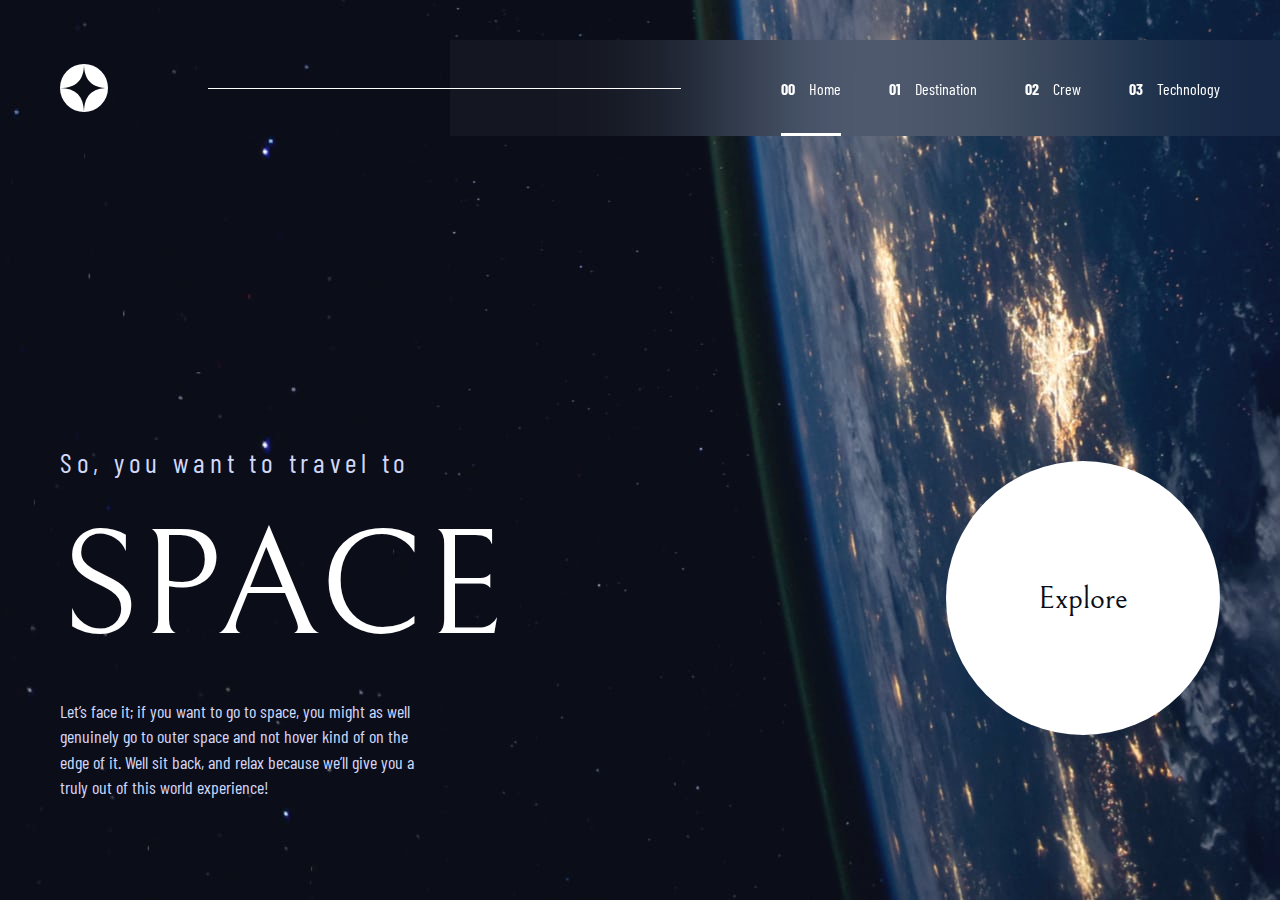
<file: index.html>
<!DOCTYPE html>
<html lang="en">
<head>
  <meta charset="UTF-8">
  <meta name="viewport" content="width=device-width, initial-scale=1.0">

  <link rel="icon" type="image/png" sizes="32x32" href="./assets/favicon-32x32.png">
  <link rel="stylesheet" href="css/home.css">
  <link rel="stylesheet" href="css/main.css">
  <script src="./js/app.js" defer></script>  
  <title>Frontend Mentor | Space tourism website</title>
</head>
<body>

  <!-- Start Header -->
  <header>
    <div class="container">
      <img src="images/shared/logo.svg" alt="site logo" class="logo">
      <div class="line"></div>
      <nav>
        <img src="images/shared/icon-close.svg" alt="" class="close-menu">
        <ul>
          <li class="active"><a href="./index.html"><b>00</b> Home</a></li>
          <li><a href="./destination-moon.html"><b>01</b> Destination</a></li>
          <li><a href="./crew-commander.html"><b>02</b> Crew</a></li>
          <li><a href="./technology-vehicle.html"><b>03</b> Technology</a></li>
        </ul> 
      </nav>
      <img src="images/shared/icon-hamburger.svg" alt="" class="open-menu">
    </div>
    <div class="blure__back"></div>
  </header>
  <!-- End Header -->

  <!-- Start Body Section -->
  <section class="landing">
    <div class="container">
      <div class="content">
        <h1>So, you want to travel to<br><span>Space</span></h1>
        <p>Let’s face it; if you want to go to space, you might as well genuinely go to 
          outer space and not hover kind of on the edge of it. Well sit back, and relax 
          because we’ll give you a truly out of this world experience!</p>
      </div>
      <a href="#">Explore</a>
    </div>
  </section>
  <!-- End of Body Section -->
</body>
</html>
</file>
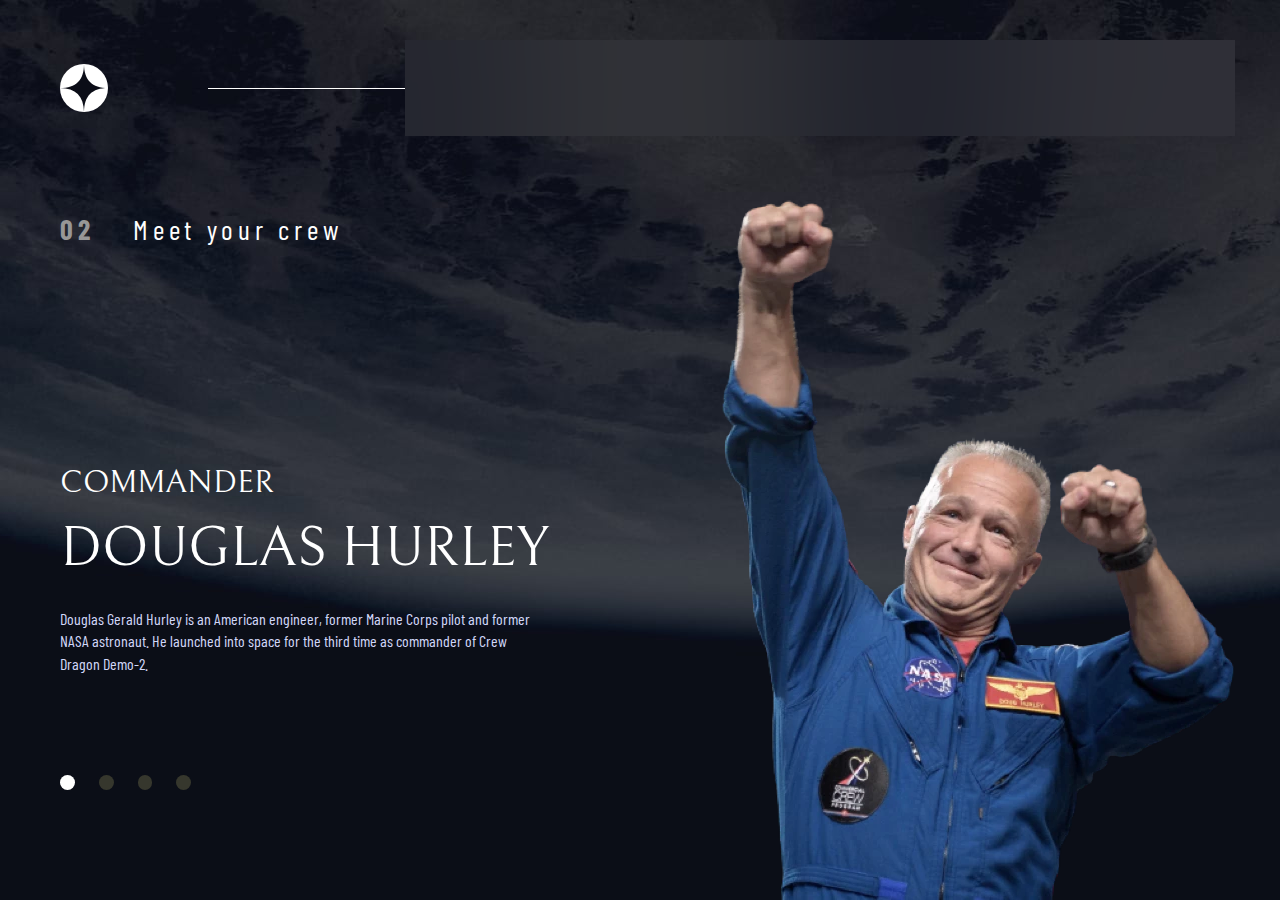
<file: crew-commander.html>
<!DOCTYPE html>
<html lang="en">
<head>
  <meta charset="UTF-8">
  <meta name="viewport" content="width=device-width, initial-scale=1.0">

  <link rel="icon" type="image/png" sizes="32x32" href="./assets/favicon-32x32.png">
  <link rel="stylesheet" href="css/main.css">
  <link rel="stylesheet" href="css/crew.css">
  <script src="js/app.js" defer></script>
  <script src="js/crew.js" defer></script>
  <title>Frontend Mentor | Space tourism website</title>
</head>
<body>
  <!-- Start Header -->
  <header>
    <div class="container">
      <img src="images/shared/logo.svg" alt="site logo" class="logo">
      <div class="line"></div>
      <nav>
        <img src="images/shared/icon-close.svg" alt="" class="close-menu">
        <ul>
          <li><a href="./index.html"><b>00</b> Home</a></li>
          <li><a href="./destination-moon.html"><b>01</b> Destination</a></li>
          <li class="active"><a href="./crew-commander.html"><b>02</b> Crew</a></li>
          <li><a href="./technology-vehicle.html"><b>03</b> Technology</a></li>
        </ul>
      </nav>
      <img src="images/shared/icon-hamburger.svg" alt="" class="open-menu">
      <div class="blure__back"></div>
    </div>
  </header>
  <!-- End Header -->
  
  <!-- Start Crew -->
  <section class="crew">
    <div class="container">
      <h1 class="main-title"><b>02</b> Meet your crew</h1>
      <div class="content">
        <div class="info">
          <div class="box">
            <h2 class="role">Commander</h2>
            <p class="name">Douglas Hurley</p>
            <p class="bio">Douglas Gerald Hurley is an American engineer, former Marine Corps pilot 
              and former NASA astronaut. He launched into space for the third time as 
              commander of Crew Dragon Demo-2.</p>
          </div>
          <div class="dots">
            <div class="dot active" data-num="1"></div>
            <div class="dot" data-num="2"></div>
            <div class="dot" data-num="3"></div>
            <div class="dot" data-num="4"></div>
          </div>
        </div>
        <img src="images/crew/image-douglas-hurley.webp" alt="" class="image">
      </div>
    </div>
  </section>
  <!-- End Crew -->
  
</body>
</html>
</file>
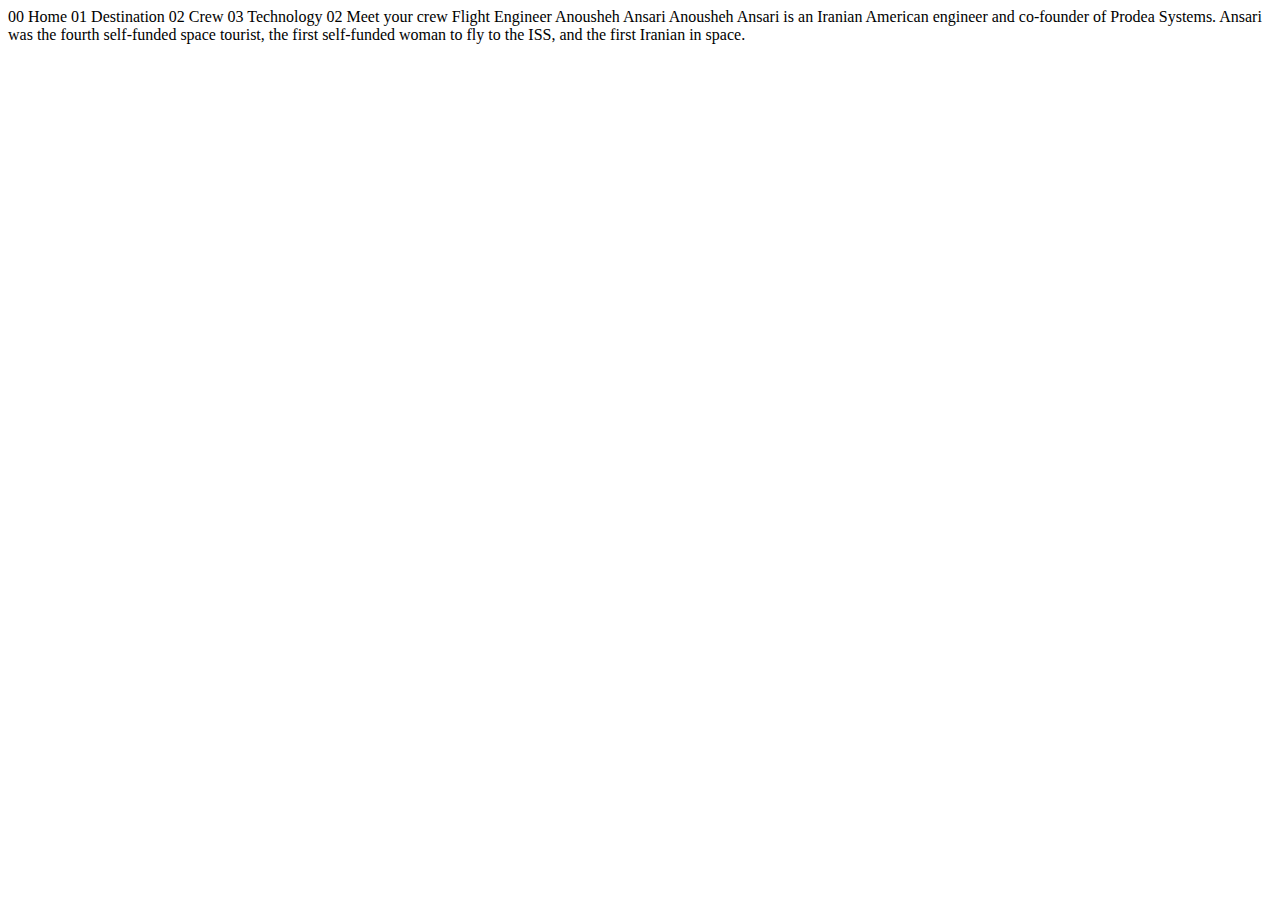
<file: crew-engineer.html>
<!DOCTYPE html>
<html lang="en">
<head>
  <meta charset="UTF-8">
  <meta name="viewport" content="width=device-width, initial-scale=1.0">

  <link rel="icon" type="image/png" sizes="32x32" href="./assets/favicon-32x32.png">
  
  <title>Frontend Mentor | Space tourism website</title>
</head>
<body>

  00 Home
  01 Destination
  02 Crew
  03 Technology

  02 Meet your crew

  Flight Engineer
  Anousheh Ansari

  Anousheh Ansari is an Iranian American engineer and co-founder of Prodea Systems. 
  Ansari was the fourth self-funded space tourist, the first self-funded woman to 
  fly to the ISS, and the first Iranian in space. 
</body>
</html>
</file>
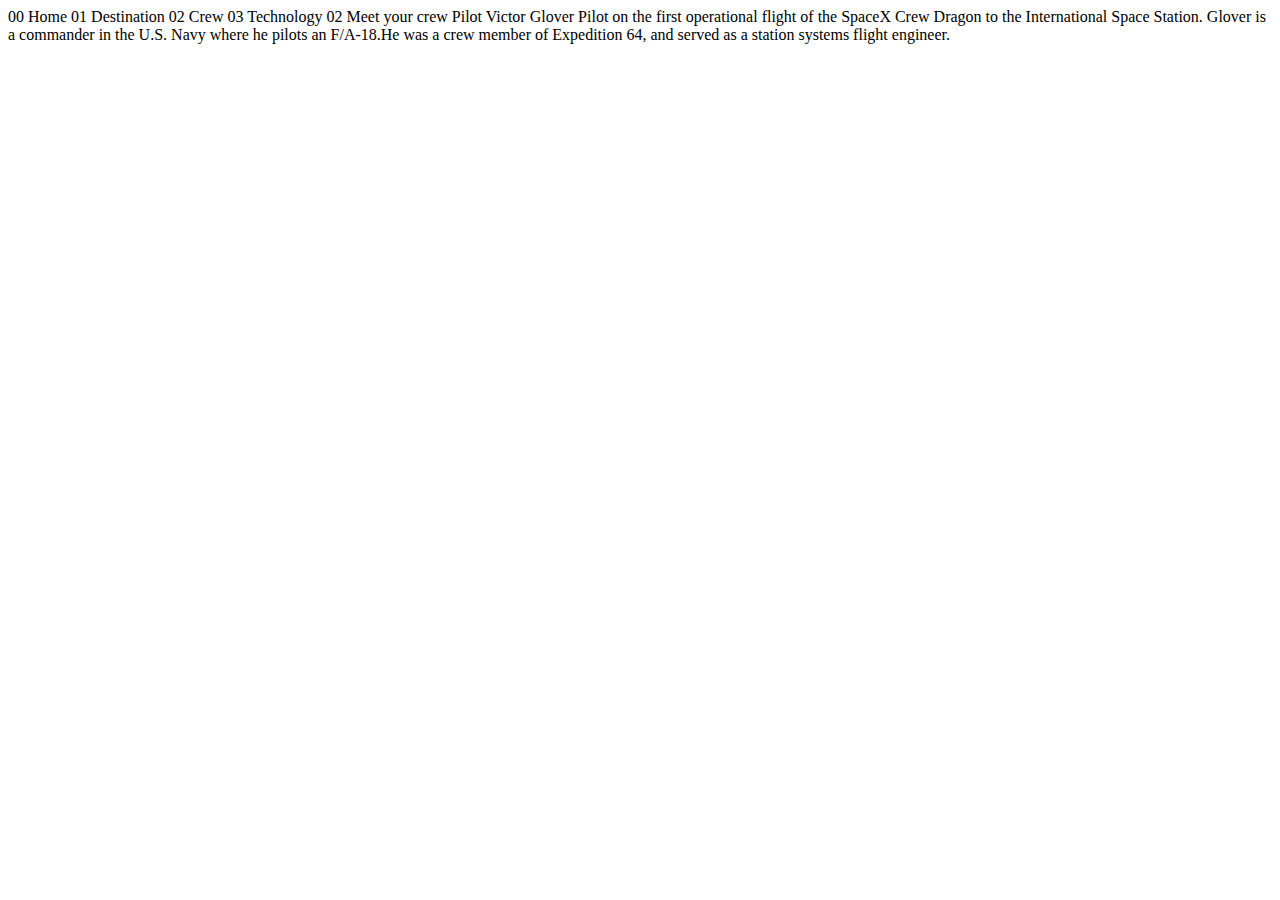
<file: crew-pilot.html>
<!DOCTYPE html>
<html lang="en">
<head>
  <meta charset="UTF-8">
  <meta name="viewport" content="width=device-width, initial-scale=1.0">

  <link rel="icon" type="image/png" sizes="32x32" href="./assets/favicon-32x32.png">
  
  <title>Frontend Mentor | Space tourism website</title>
</head>
<body>

  00 Home
  01 Destination
  02 Crew
  03 Technology

  02 Meet your crew

  Pilot
  Victor Glover

  Pilot on the first operational flight of the SpaceX Crew Dragon to the 
  International Space Station. Glover is a commander in the U.S. Navy where 
  he pilots an F/A-18.He was a crew member of Expedition 64, and served as a 
  station systems flight engineer. 
</body>
</html>
</file>
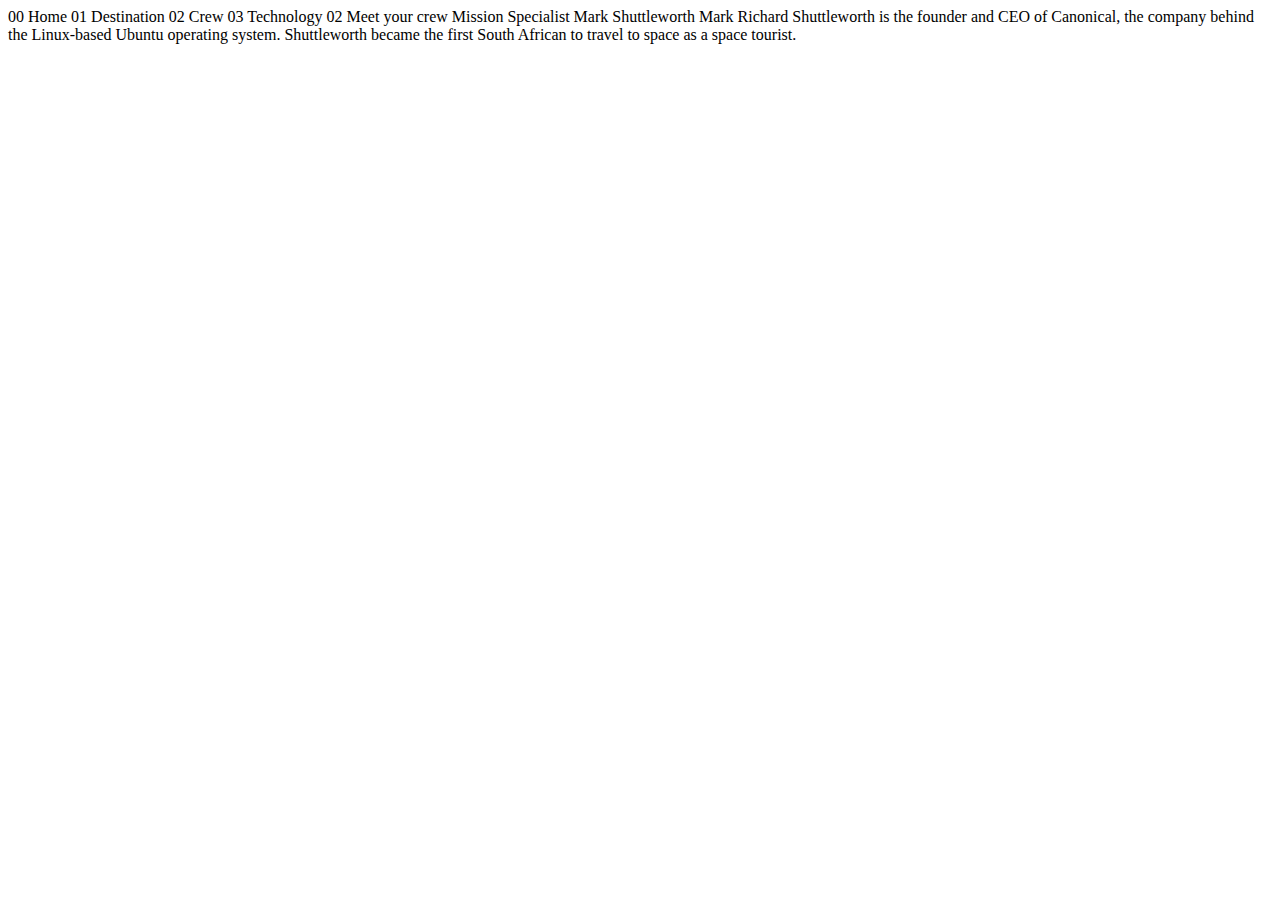
<file: crew-specialist.html>
<!DOCTYPE html>
<html lang="en">
<head>
  <meta charset="UTF-8">
  <meta name="viewport" content="width=device-width, initial-scale=1.0">

  <link rel="icon" type="image/png" sizes="32x32" href="./assets/favicon-32x32.png">
  
  <title>Frontend Mentor | Space tourism website</title>
</head>
<body>

  00 Home
  01 Destination
  02 Crew
  03 Technology

  02 Meet your crew

  Mission Specialist
  Mark Shuttleworth

  Mark Richard Shuttleworth is the founder and CEO of Canonical, the company behind 
  the Linux-based Ubuntu operating system. Shuttleworth became the first South 
  African to travel to space as a space tourist.
</body>
</html>
</file>
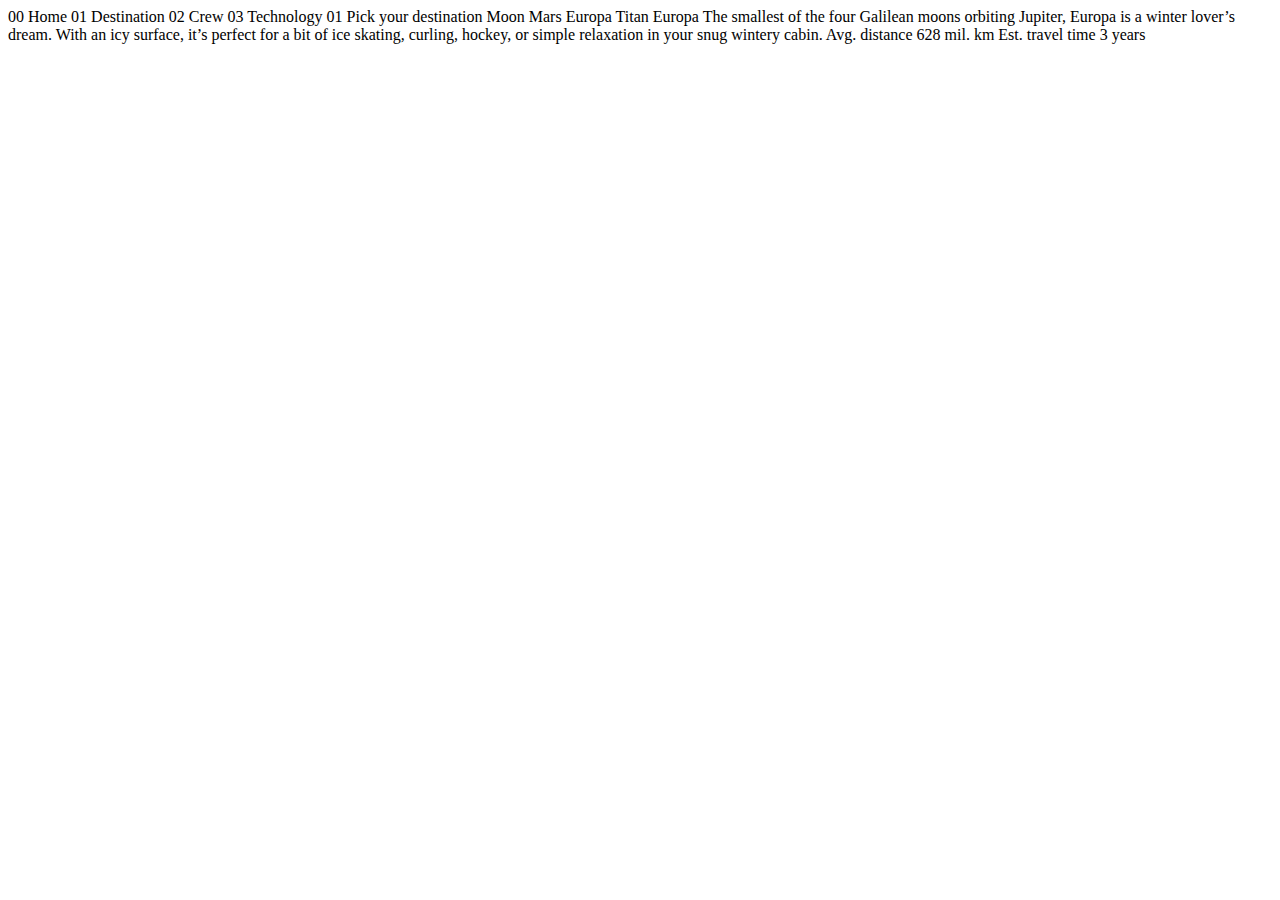
<file: destination-europa.html>
<!DOCTYPE html>
<html lang="en">
<head>
  <meta charset="UTF-8">
  <meta name="viewport" content="width=device-width, initial-scale=1.0">

  <link rel="icon" type="image/png" sizes="32x32" href="./assets/favicon-32x32.png">
  
  <title>Frontend Mentor | Space tourism website</title>
</head>
<body>

  00 Home
  01 Destination
  02 Crew
  03 Technology

  01 Pick your destination

  Moon
  Mars
  Europa
  Titan

  Europa

  The smallest of the four Galilean moons orbiting Jupiter, Europa is a 
  winter lover’s dream. With an icy surface, it’s perfect for a bit of 
  ice skating, curling, hockey, or simple relaxation in your snug 
  wintery cabin.

  Avg. distance
  628 mil. km

  Est. travel time
  3 years
</body>
</html>
</file>
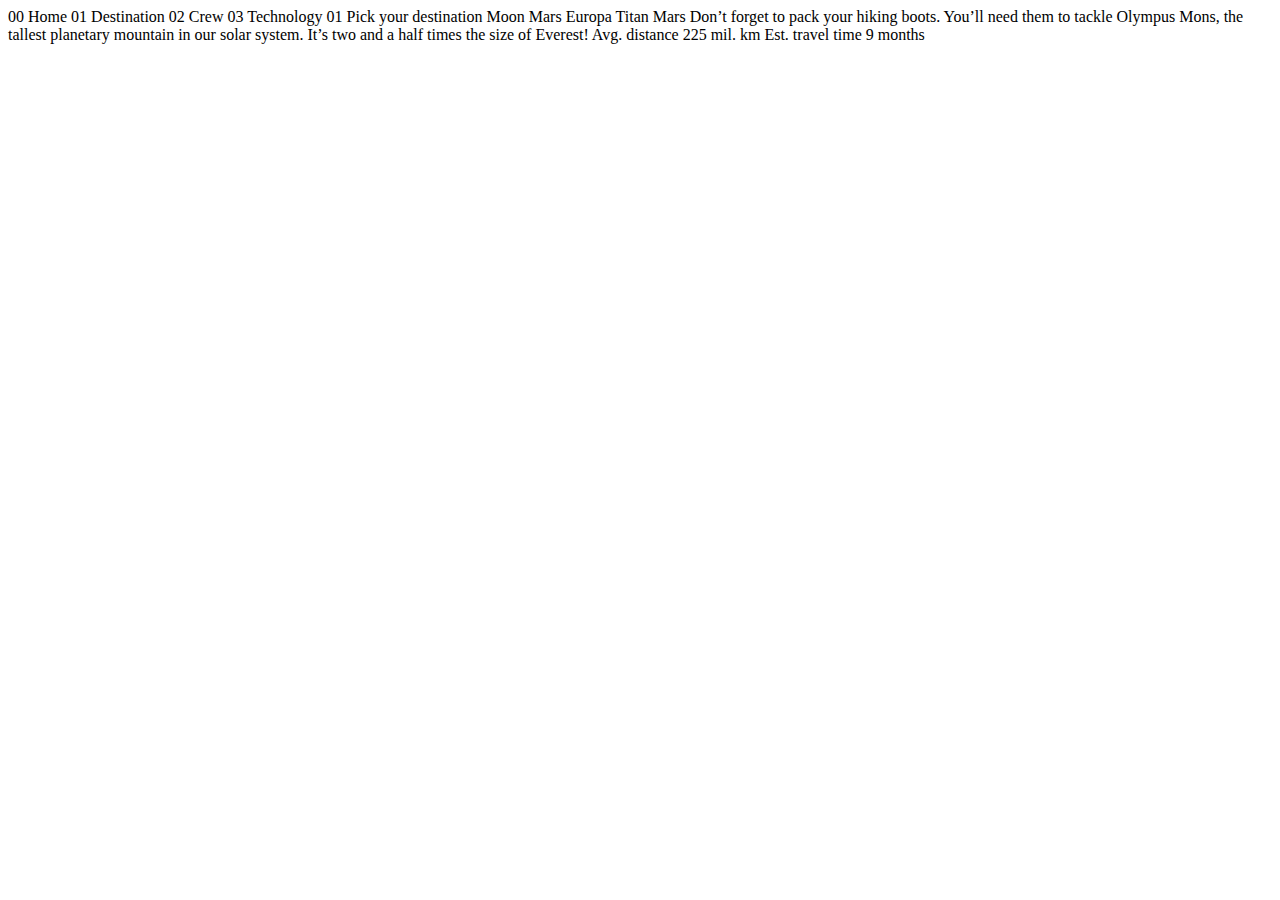
<file: destination-mars.html>
<!DOCTYPE html>
<html lang="en">
<head>
  <meta charset="UTF-8">
  <meta name="viewport" content="width=device-width, initial-scale=1.0">

  <link rel="icon" type="image/png" sizes="32x32" href="./assets/favicon-32x32.png">
  
  <title>Frontend Mentor | Space tourism website</title>
</head>
<body>

  00 Home
  01 Destination
  02 Crew
  03 Technology

  01 Pick your destination

  Moon
  Mars
  Europa
  Titan

  Mars

  Don’t forget to pack your hiking boots. You’ll need them to tackle Olympus Mons, 
  the tallest planetary mountain in our solar system. It’s two and a half times 
  the size of Everest!

  Avg. distance
  225 mil. km

  Est. travel time
  9 months
</body>
</html>
</file>
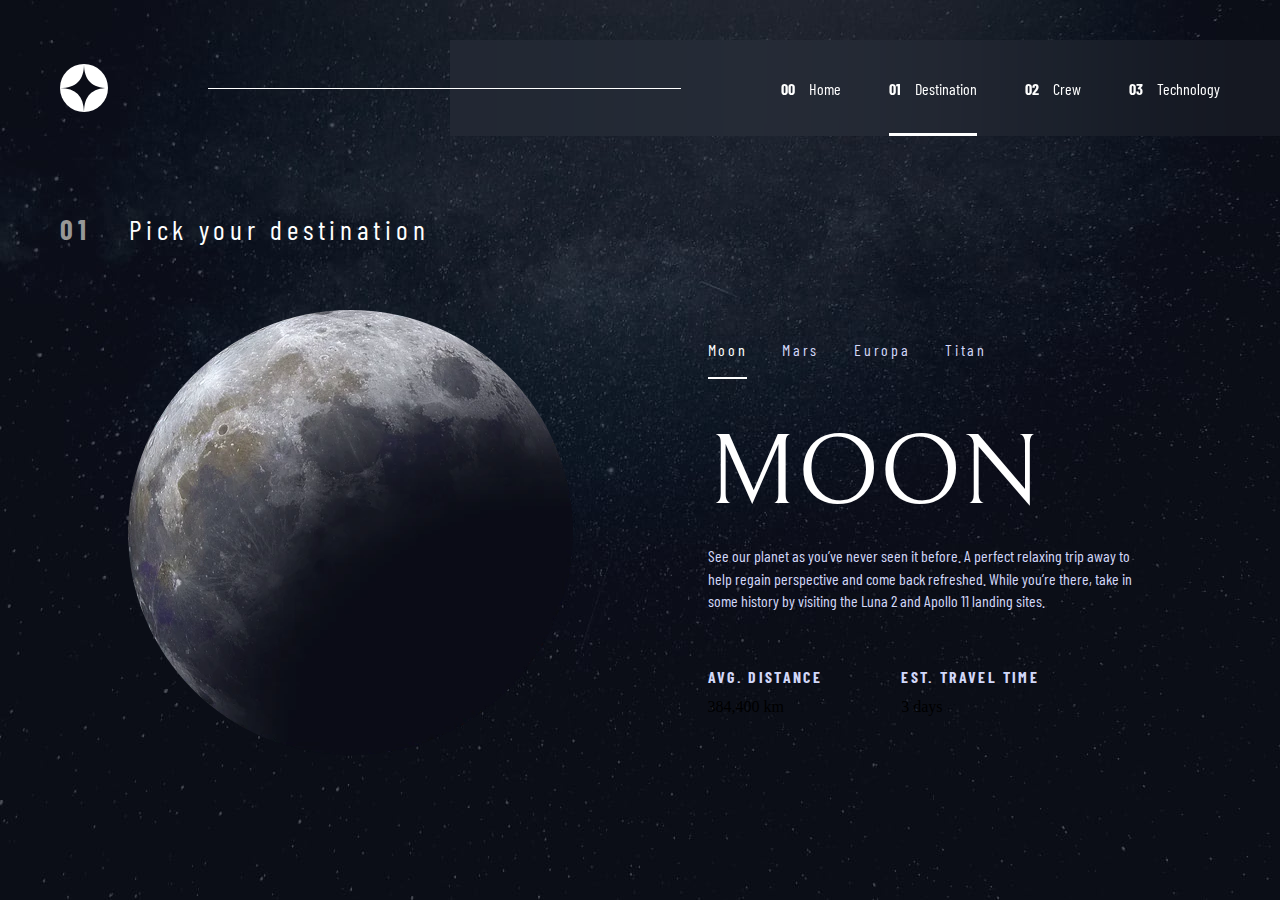
<file: destination-moon.html>
<!DOCTYPE html>
<html lang="en">
<head>
  <meta charset="UTF-8">
  <meta name="viewport" content="width=device-width, initial-scale=1.0">
  <link rel="icon" type="image/png" sizes="32x32" href="./assets/favicon-32x32.png">
  <link rel="stylesheet" href="css/main.css">
  <link rel="stylesheet" href="css/destination.css">
  <script src="js/app.js" defer></script>
  <script src="js/destination.js" defer></script>
  <title>Frontend Mentor | Space tourism website</title>
</head>
<body>
  <!-- Start Header -->
  <header>
    <div class="container">
      <img src="images/shared/logo.svg" alt="site logo" class="logo">
      <div class="line"></div>
      <nav>
        <img src="images/shared/icon-close.svg" alt="" class="close-menu">
        <ul>
          <li><a href="./index.html"><b>00</b> Home</a></li>
          <li class="active"><a href="./destination-moon.html"><b>01</b> Destination</a></li>
          <li><a href="./crew-commander.html"><b>02</b> Crew</a></li>
          <li><a href="./technology-vehicle.html"><b>03</b> Technology</a></li>
        </ul>
      </nav>
      <img src="images/shared/icon-hamburger.svg" alt="" class="open-menu">
    </div>
    <div class="blure__back"></div>
  </header>
  <!-- End Header -->
  
  <!-- Start Section -->
  <section class="destination">
    <div class="container">
      <h1 class="main-title"><b>01</b> Pick your destination</h1>
      <div class="main-box">
        <img src="images/destination/image-moon.webp" alt="" class="image">
        <div class="content">
          <ul class="navigation">
            <li class="active"><a>Moon</a></li>
            <li><a>Mars</a></li>
            <li><a>Europa</a></li>
            <li><a>Titan</a></li>
          </ul>
          <div class="text">
            <h2 class="name">Moon</h2>
            <p class="description">See our planet as you’ve never seen it before. A perfect relaxing trip away to help 
              regain perspective and come back refreshed. While you’re there, take in some history 
              by visiting the Luna 2 and Apollo 11 landing sites.</p>
              <div class="break"></div>
              <div class="info">
                <div class="box">
                  <h3>Avg. distance</h3>
                  <p class="distance">384,400 km</p>
                </div>
                <div class="box">
                  <h3>Est. travel time</h3>
                  <p class="travel">3 days</p>
                </div>
              </div>
          </div>
        </div>
      </div>
    </div>
  </section>
<!-- End Section -->  
  
</body>
</html>
</file>
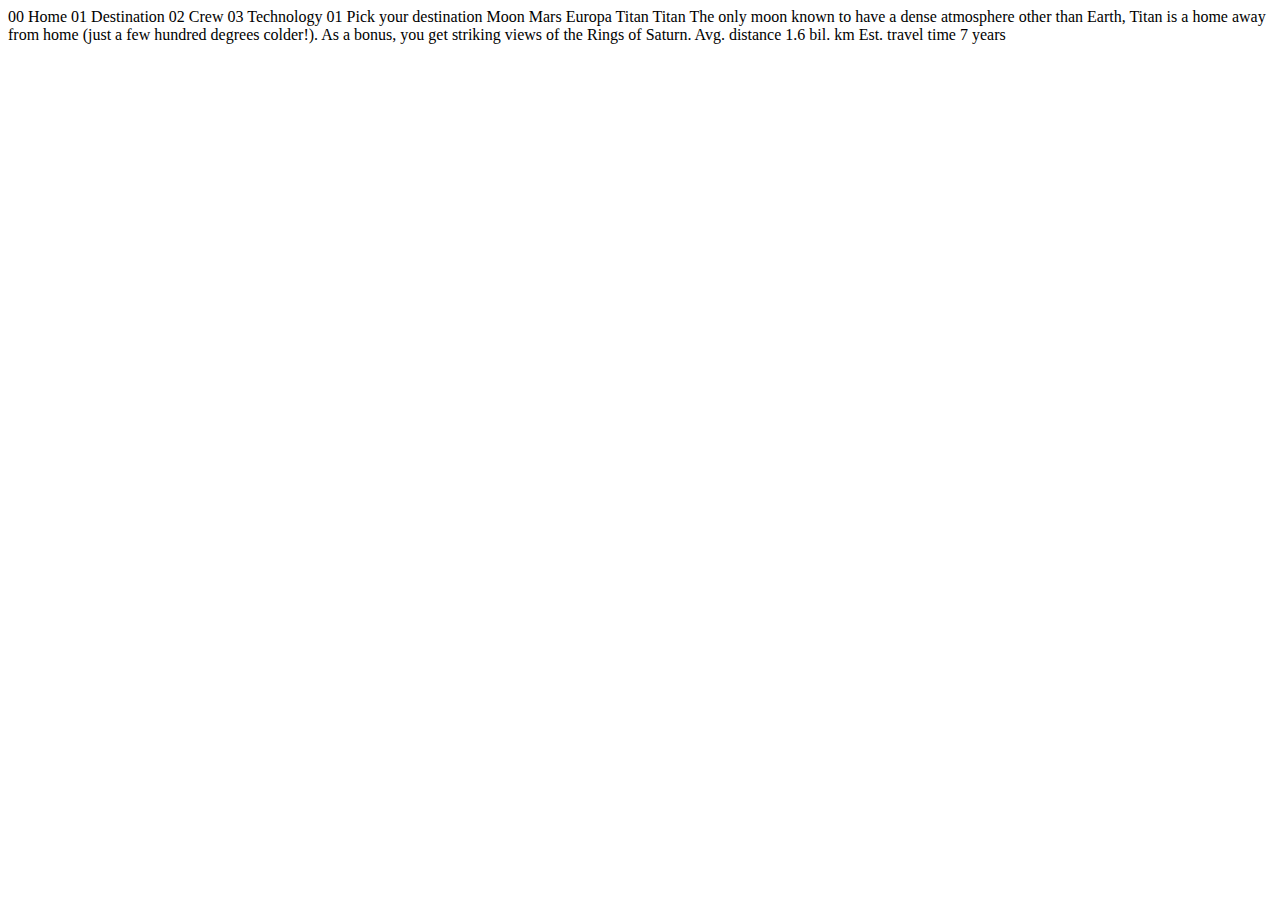
<file: destination-titan.html>
<!DOCTYPE html>
<html lang="en">
<head>
  <meta charset="UTF-8">
  <meta name="viewport" content="width=device-width, initial-scale=1.0">

  <link rel="icon" type="image/png" sizes="32x32" href="./assets/favicon-32x32.png">
  
  <title>Frontend Mentor | Space tourism website</title>
</head>
<body>

  00 Home
  01 Destination
  02 Crew
  03 Technology

  01 Pick your destination

  Moon
  Mars
  Europa
  Titan

  Titan

  The only moon known to have a dense atmosphere other than Earth, Titan 
  is a home away from home (just a few hundred degrees colder!). As a 
  bonus, you get striking views of the Rings of Saturn.

  Avg. distance
  1.6 bil. km

  Est. travel time
  7 years
</body>
</html>
</file>
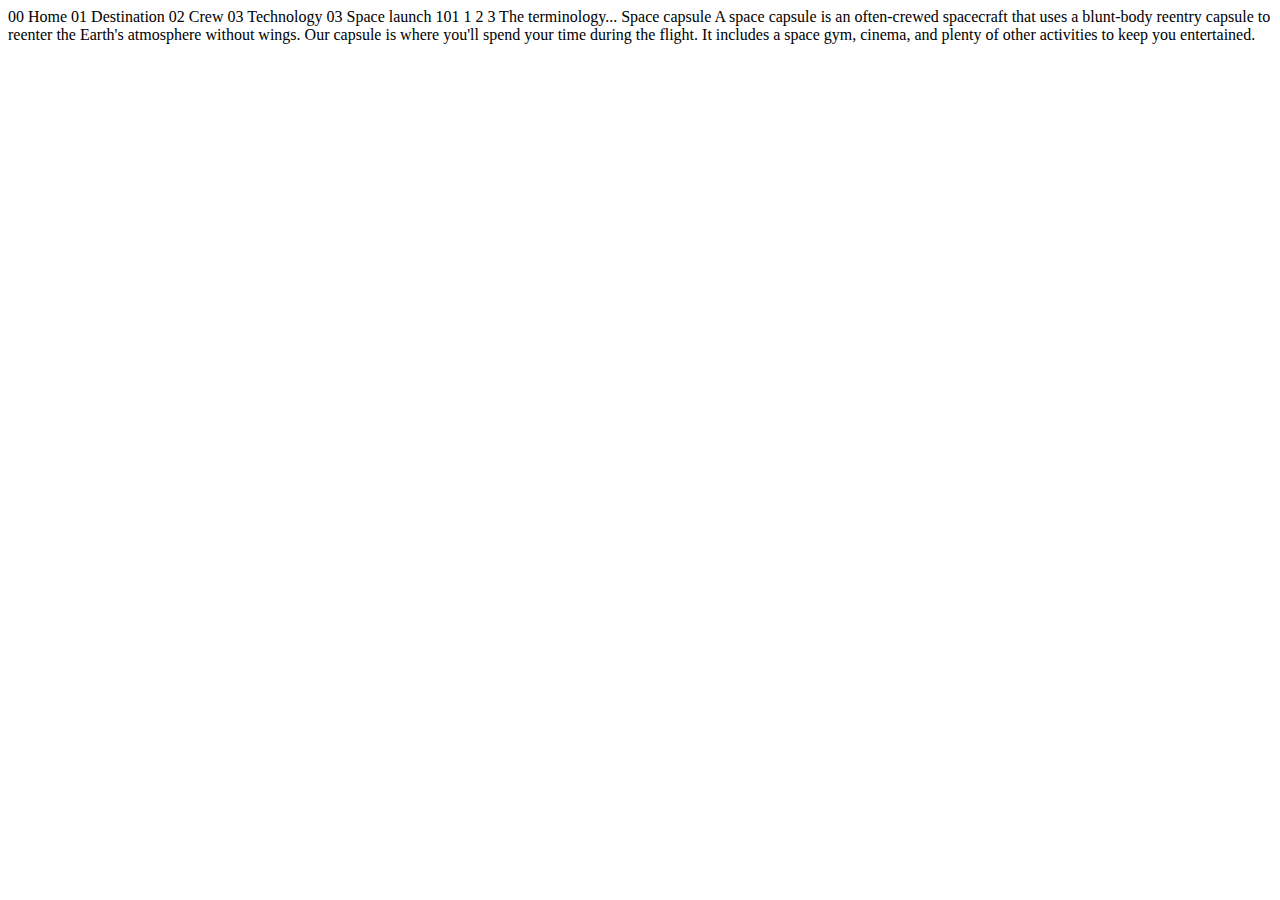
<file: technology-capsule.html>
<!DOCTYPE html>
<html lang="en">
<head>
  <meta charset="UTF-8">
  <meta name="viewport" content="width=device-width, initial-scale=1.0">

  <link rel="icon" type="image/png" sizes="32x32" href="./assets/favicon-32x32.png">
  
  <title>Frontend Mentor | Space tourism website</title>
</head>
<body>

  00 Home
  01 Destination
  02 Crew
  03 Technology

  03 Space launch 101

  1
  2
  3

  The terminology...
  Space capsule

  A space capsule is an often-crewed spacecraft that uses a blunt-body reentry 
  capsule to reenter the Earth's atmosphere without wings. Our capsule is where 
  you'll spend your time during the flight. It includes a space gym, cinema, 
  and plenty of other activities to keep you entertained.
</body>
</html>
</file>
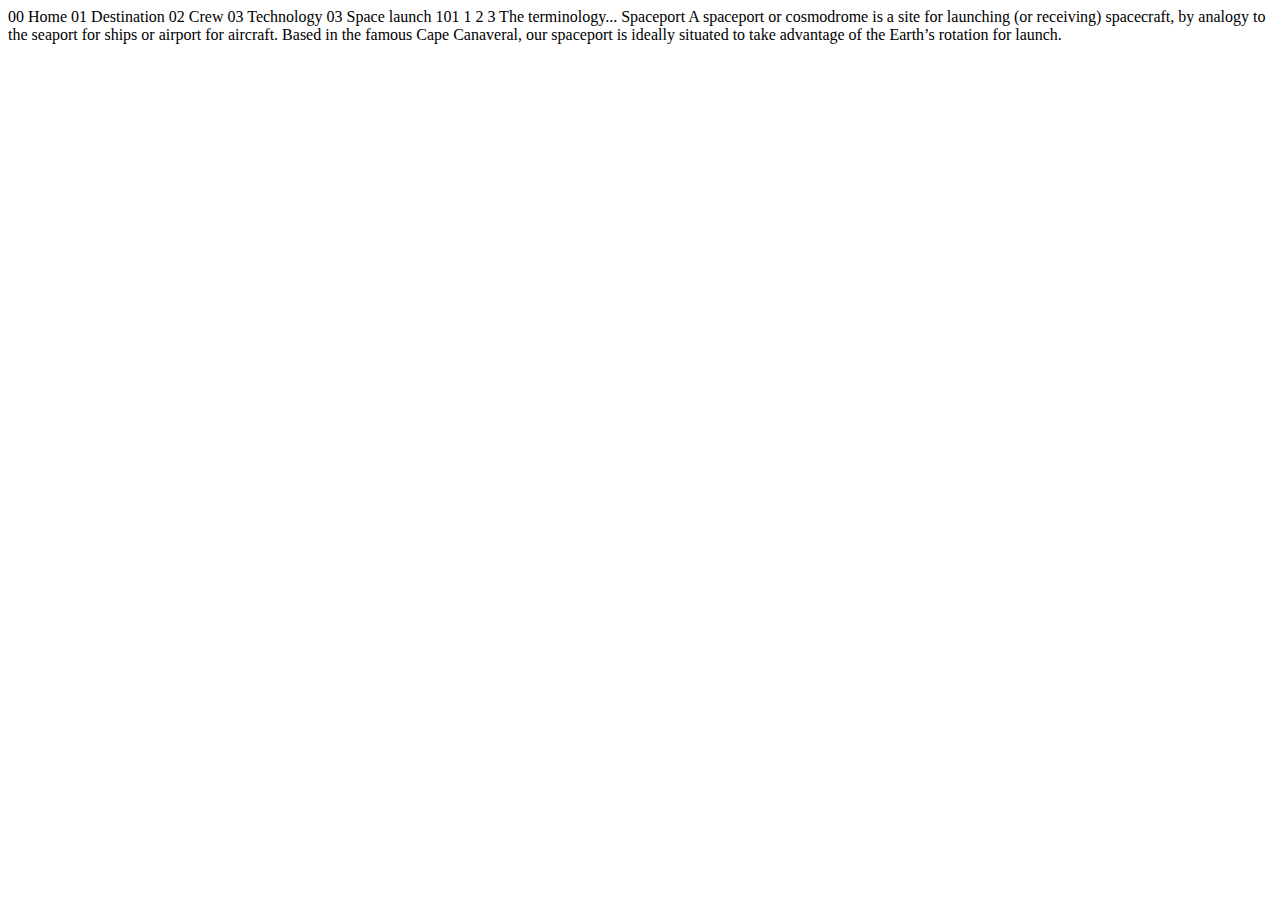
<file: technology-spaceport.html>
<!DOCTYPE html>
<html lang="en">
<head>
  <meta charset="UTF-8">
  <meta name="viewport" content="width=device-width, initial-scale=1.0">

  <link rel="icon" type="image/png" sizes="32x32" href="./assets/favicon-32x32.png">
  
  <title>Frontend Mentor | Space tourism website</title>
</head>
<body>

  00 Home
  01 Destination
  02 Crew
  03 Technology

  03 Space launch 101

  1
  2
  3

  The terminology...
  Spaceport

  A spaceport or cosmodrome is a site for launching (or receiving) spacecraft, 
  by analogy to the seaport for ships or airport for aircraft. Based in the 
  famous Cape Canaveral, our spaceport is ideally situated to take advantage 
  of the Earth’s rotation for launch.
</body>
</html>
</file>
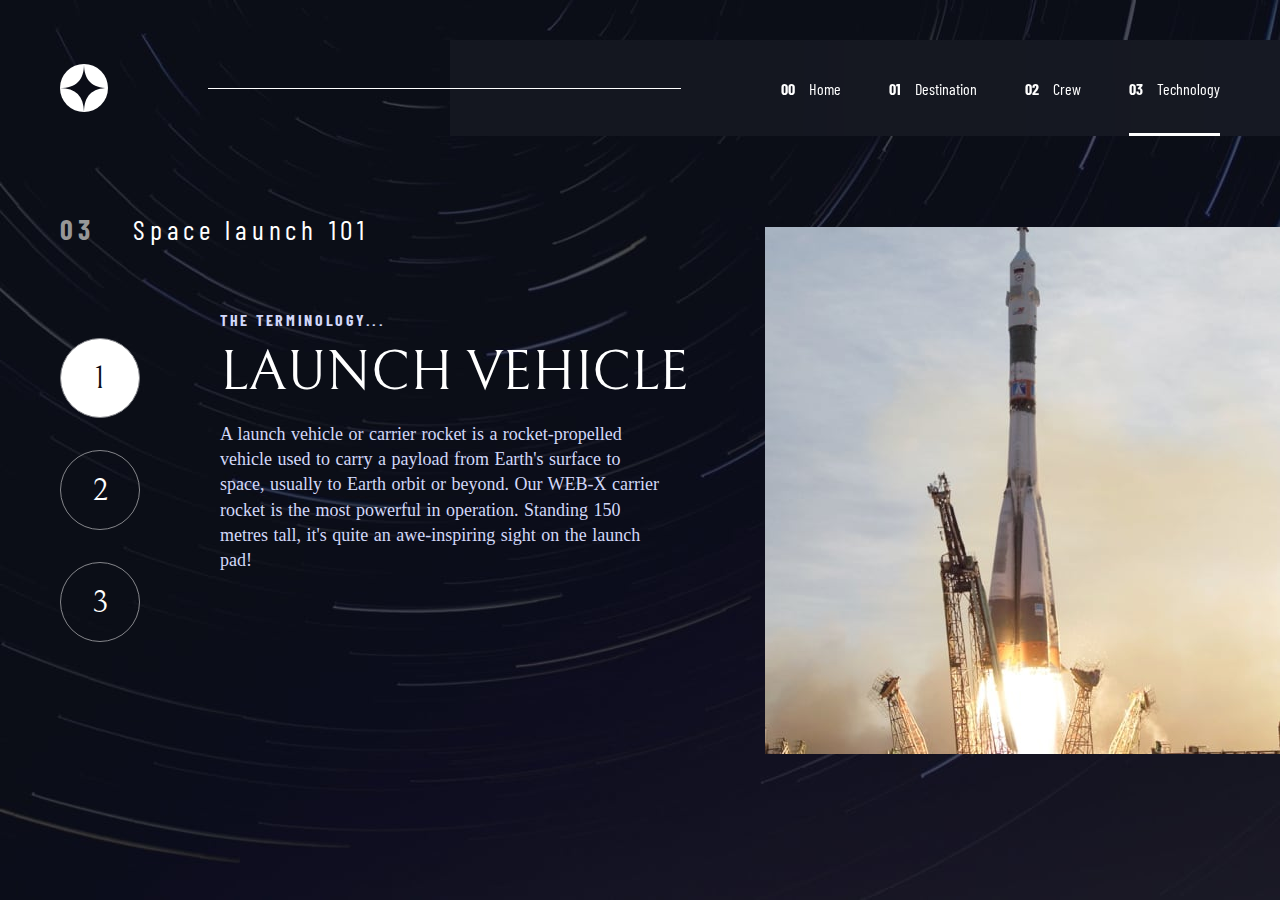
<file: technology-vehicle.html>
<!DOCTYPE html>
<html lang="en">
<head>
  <meta charset="UTF-8">
  <meta name="viewport" content="width=device-width, initial-scale=1.0">
  <link rel="icon" type="image/png" sizes="32x32" href="./assets/favicon-32x32.png">
  <link rel="stylesheet" href="css/main.css">
  <link rel="stylesheet" href="css/technology.css">
  <script src="js/app.js" defer></script>
  <script src="js/technology.js" defer></script>
  <title>Frontend Mentor | Space tourism website</title>
</head>
<body>
  <!-- Start Header-->
  <header>
    <div class="container">
      <img src="images/shared/logo.svg" alt="site logo" class="logo">
      <div class="line"></div>
      <nav>
        <img src="images/shared/icon-close.svg" alt="" class="close-menu">
        <ul>
          <li><a href="./index.html"><b>00</b> Home</a></li>
          <li><a href="./destination-moon.html"><b>01</b> Destination</a></li>
          <li><a href="./crew-commander.html"><b>02</b> Crew</a></li>
          <li class="active"><a href="./technology-vehicle.html"><b>03</b> Technology</a></li>
        </ul>
      </nav>
      <img src="images/shared/icon-hamburger.svg" alt="" class="open-menu">
    </div>
    <div class="blure__back"></div>
  </header>
  <!-- End Header-->

  <!-- Start Technology -->
  <section class="technology">
    <div class="container">
      <h1 class="main-title"><b>03</b> Space launch 101</h1>
      <div class="content">
        <div class="enumirate">
          <div class="num active">1</div>
          <div class="num">2</div>
          <div class="num">3</div>
        </div>
        <div class="text">
          <h2>The terminology...</h2>
          <p class="name">Launch vehicle</p>
          <p class="description">A launch vehicle or carrier rocket is a rocket-propelled vehicle used to carry a 
            payload from Earth's surface to space, usually to Earth orbit or beyond. Our 
            WEB-X carrier rocket is the most powerful in operation. Standing 150 metres tall, 
            it's quite an awe-inspiring sight on the launch pad!</p>
        </div>
        <img src="images/technology/image-launch-vehicle-portrait.jpg" alt="" class="image">
      </div>
    </div>
  </section>
  <!-- End Technology -->
  
</body>
</html>
</file>
<file: css/home.css>
/* Start Landing*/

.landing {
     background-image: url('../images/home/background-home-desktop.jpg');
     background-position: center;
     background-size: cover;
     display: flex;
     padding-top: calc(8.5rem + 4.75rem);
}

.landing .container {
    display: flex;
    justify-content: space-between;
    align-items: flex-end;
    padding-bottom: var(--main-padding-bottom);
}

.landing .container .content {
    width: 22.875rem;
}

.landing .container h1 {
    font-size: 1.75rem;
    font-family: var(--main-font);
    color: var(--second-color);
    font-weight: 400;
    letter-spacing: 0.295rem;
}

.landing .container h1 span {
    font-family: var(--second-font);
    font-size: 9.375rem;
    color: #fff;
    text-transform: uppercase;
    display: inline-block;
    margin: 1.5rem 0;
    letter-spacing: 0;
}

.landing .container p {
    font-size: 1.125rem;
    color: var(--second-color);
    font-family: var(--main-font);
    font-weight: 400;
    letter-spacing: 0;
    line-height: 1.4;
}

.landing .container a {
    display: flex;
    justify-content: center;
    align-items: center;
    width: 17.125rem;
    height: 17.125rem;
    background-color: #fff;
    border-radius: 50%;
    font-family: var(--second-font);
    font-size: 2rem;
    position: relative;
    color: var(--main-color);
    z-index: 5;
    margin-bottom: 4.0625rem;
}

.landing .container a::before {
    content: "";
    position: absolute;
    top: 50%;
    left: 50%;
    transform: translate(-50%, -50%);
    height: 0;
    width: 0;
    z-index: 3;
    border-radius: 50%;
    background-color: rgba(255, 255, 255, 0.1);
    transition: all 0.3s linear;
}

.landing .container a:hover::before {
    height: 28.125rem;
    width: 28.125rem;
}

/* Tablet Device */

@media (max-width: 48rem) {
    .landing {
        background-image: url('../images/home/background-home-tablet.jpg');
    }

    .landing .container {
        flex-direction: column;
        align-items: center;
    }

    .landing .container h1 {
        text-align: center;
    }

    .landing .container p {
        margin-bottom: 9.75rem;
    }
}

/* Phone Device */

@media (max-width: 36rem) {
    .landing {
        background-image: url('../images/home/background-home-mobile.jpg');
    }

    .landing .container .content {
        width: 20.4375rem;
    }

    .landing .container h1 span {
        font-size: 5rem;
    }

    .landing .container p {
        font-size: 0.9375rem;
    }
}

/* End Landing*/
</file>
<file: css/main.css>
/* Start Main Rules */
@import url("https://fonts.googleapis.com/css2?family=Barlow+Condensed&family=Bellefair&display=swap");

:root {
  --main-color: #0b0d17;
  --second-color: #d2d8f9;
  --hover-color: #85868b;
  --main-padding-top: 100px;
  --main-padding-bottom: 100px;
  --main-font: "Barlow Condensed", sans-serif;
  --second-font: "Bellefair", serifs;
}

* {
    box-sizing: border-box;
    padding: 0;
    margin: 0;
}

section {
    width: 100vw;
    min-height: 100vh;
    position: absolute;
    top: 0;
    left: 0;
}

body {
    overflow-x: hidden;
    font-weight: 400;
}

.main-title {
    color: #fff;
    font-size: 1.75rem;
    font-family: var(--main-font);
    font-weight: 400;
    letter-spacing: 0.295rem;
    margin-bottom: 4rem;
}

.main-title b {
    margin-right: 1.75rem;
    color: #979797;
}

@media (max-width: 36rem) {
    .main-title {
        font-size: 1rem;
        text-align: center;
    }
}

.container {
    margin: 0 auto;
    padding: 0 0.9375rem;
}

/* Small devices */

@media (min-width: 36rem) {
    .container {
        width: 35rem;
    }
}

/* Medium devices */

@media (min-width: 48rem) {
    .container {
        width: 46.875rem;
    }
}

/* Extra Large devices */

@media (min-width: 75rem) {
    .container {
        width: 74.375rem;
    }
}

ul {
    list-style: none;
}

a {
    text-decoration: none;
}

/* End Main Rules */

/* Start Header */

header {
    height: 6rem;
    margin: 2.5rem 0 0;
    position: relative;
    z-index: 9999;
}

header .container {
    height: 100%;
    display: flex;
    justify-content: space-between;
    align-items: center;
    position: relative;
    z-index: 9;
}

header .logo {
    width: 3rem;
    height: 3rem;
}

header .line {
    width: 29.5625rem;
    height: 0.0625rem;
    background-color: #fff;
}

header .open-menu,
header .close-menu {
    display: none;
}

header nav ul {
    display: flex;
    gap: 3rem;
    height: 6rem;
}

header nav ul li {
    display: flex;
    align-items: center;
    position: relative;
    height: 100%;
}

header ul li::before {
    content: "";
    width: 0%;
    height: 0.1875rem;
    position: absolute;
    bottom: 0;
    right: 0;
    transition: all 0.3s linear;
}

header ul li:hover:before {
    background-color: var(--hover-color);
    width: 100%;
}

header ul li.active:before {
    width: 100%;
    background-color: #fff;
}

header ul li a {
    font-family: var(--main-font);
    font-size: 1rem;
    color: #fff;
}

header ul li a b {
    margin-right: 0.6875rem;
}

header .blure__back {
    width: 51.875rem;
    height: 6rem;
    background: rgba(255, 255, 255, 0.04);
    backdrop-filter: blur(81.5485px);
    position: absolute;
    top: 0;
    right: 0;
}

@media (max-width: 69.375rem) {
    header .line {
        display: none;
    }
}

@media (max-width: 48rem) {
    header {
        margin: 0;
    }

    header ul li a b {
        display: none;
    }

    header .blure__back {
        width: 28.125rem;
    }
}

@media (max-width: 36rem) {
    header nav {
        height: 100vh;
        width: 80%;
        position: absolute;
        top: 0;
        right: 0;
        background: rgba(255, 255, 255, 0.04);
        backdrop-filter: blur(81.5485px);
        display: flex;
        flex-direction: column;
        opacity: 0;
        transition: all 0.3s linear;
        pointer-events: none;
    }

    header nav .close-menu {
        display: block;
        width: 1.2437rem;
        margin-top: 2.125rem;
        margin-bottom: 4.0625rem;
        margin-right: 1.6563rem;
        align-self: flex-end;
        cursor: pointer;
    }

    header .open-menu {
        display: block;
        cursor: pointer;
    }

    header nav.active {
        opacity: 1;
        pointer-events: all;
    }

    header nav ul {
        flex-direction: column;
        height: 100%;
    }

    header nav ul li {
        height: 1.1875rem;
    }

    header ul li::before {
        height: 100%;
        width: 0.1875rem;
    }

    header ul li.active::before {
        height: 100%;
        width: 0.3125rem;
    }
    
    header ul li a b {
        display: inline;
        margin-left: 2rem;
    }

    header .blure__back {
        display: none;
    }
}

/* End Header */
</file>
<file: css/crew.css>
/* Start Crew */

.crew {
    background-image: url('../images/crew/background-crew-desktop.jpg');
    background-position: center;
    background-size: cover;
    display: flex;
    padding-top: calc(8.5rem + 4.75rem);
}

.crew .container {
    position: relative;
}

.crew .content {
    display: flex;
    flex-wrap: wrap;
    justify-content: space-between;
}

.crew .content .role {
    margin-top: 9.625rem;
    font-family: var(--second-font);
    color: #fff;
    font-weight: normal;
    font-size: 2rem;
    text-transform: uppercase;
    margin-bottom: 0.9375rem;
}

.crew .content .name {
    font-family: var(--second-font);
    color: #fff;
    font-size: 3.5rem;
    text-transform: uppercase;
    margin-bottom: 1.6875rem;
}

.crew .content .bio {
    font-family: var(--main-font);
    color: var(--second-color);
    line-height: 1.4;
    margin-bottom: 6.25rem;
    width: 30.5rem;
} 

.crew .content img {
    position: absolute;
    bottom: 0;
    right: 0;
}

.crew .dots {
    display: flex;
    gap: 1.5rem;
    margin-bottom: 2.5rem;
}

.crew .dots .dot {
    width: 0.9275rem;
    height: 0.9275rem;
    border-radius: 50%;
    background-color: #36372d;
    cursor: pointer;
}

.crew .dots .dot:hover {
    background-color: #292c34;
}

.crew .dots .dot.active {
    background-color: #fff;
}

@media (max-width: 68.75rem) {
    .crew .content img {
        position: initial;
        margin-bottom: 2rem;
        width: 20.4375rem;
    }
}

@media (max-width: 48rem) {
    .crew {
        background-image: url('../images/crew/background-crew-tablet.jpg');
    }

    .crew .content {
        align-items: center;
        flex-direction: column-reverse;
    }

    .crew .info {
        display: flex;
        flex-direction: column-reverse;
        align-items: center;
        text-align: center;
    }

    .crew .dots .dot {
        background-color: #19191a;
    }
}

@media (max-width: 36rem) {
    .crew {
        background-image: url('../images/crew/background-crew-mobile.jpg');
    }

    .crew .content img {
        margin-bottom: 2rem;
        width: 20.4375rem;
    }

    .crew .content {
        justify-content: center;
    }

    .crew .info {
        display: flex;
        flex-direction: column-reverse;
        align-items: center;
        text-align: center;
    }

    .crew .info .name {
        font-size: 1.5rem;
    }

    .crew .info .bio {
        font-size: 0.9375rem;
        width: 20.4375rem;
    }

    .crew .dots .dot {
        background-color: #19191a;
    }
}


/* End Crew */
</file>
<file: css/destination.css>
/* Start Destinztion */

.destination {
    background-image: url('../images/destination/background-destination-desktop.jpg');
    background-position: center;
    background-size: cover;
    display: flex;
    padding-top: calc(8.5rem + 4.75rem);
}

.destination .main-box {
    display: flex;
    justify-content: space-around;
    align-items: center;
    flex-wrap: wrap;
}

.destination .main-box img {
    width: 27.8125rem;
    margin-bottom: 3.3224rem;
}

.destination .main-box .content {
    width: 27.8125rem;
}

.destination ul {
    display: flex;
    gap: 2.1875rem;
    margin-bottom: 2.3125rem;
}

.destination ul li {
    height: 2.4375rem;
    position: relative;
}

.destination ul li::before {
    content: "";
    width: 0;
    height: 0.125rem;
    background: var(--hover-color);
    position: absolute;
    bottom: 0;
    left: 0;
    transition: all 0.3s linear;
}

.destination ul li:hover::before {
    width: 100%;
}

.destination ul li.active::before {
    width: 100%;
    background-color: #fff;
}

.destination ul li a {
    color: var(--second-color);
    font-size: 1rem;
    letter-spacing: 0.1688rem;
    font-family: var(--main-font);
    cursor: pointer;
}

.destination ul li.active a {
    color: #fff;
}

.destination .text h2 {
    font-size: 6.25rem;
    font-family: var(--second-font);
    color: #fff;
    font-weight: 400;
    text-transform: uppercase;
    margin-bottom: 0.875rem;
    transition: all 0.3s linear;
}

.destination .text > p {
    color: var(--second-color);
    font-weight: 400;
    font-family: var(--main-font);
    margin-bottom:3.375rem;
    line-height: 1.4;    
}

.destination .text .break {
    width: 100%;
    hheight: 0.0625rem;
    background-color: var(--second-color);
}

.destination .info {
    display: flex;
    gap: 4.9375rem;
    margin-top: 1.75rem;
    margin-bottom: 3.875rem;
}

.destination .info .box h3 {
    color: var(--second-color);
    font-family: var(--main-font);
    font-size: 0.9875rem;
    letter-spacing: 0.1475rem;
    margin-bottom: .75rem;
    text-transform: uppercase;
}
v
.destination .info .box p {
    color: #fff;
    font-size: 1.75rem;
    font-family: var(--second-font);
    text-transform: uppercase;
}

@media (max-width: 47.9375rem) {
    .destination {
        background-image: url('../images/destination/background-destination-tablet.jpg');
    }

    .destination .main-box {
        justify-content: center;
    }

    .destination ul {
        justify-content: center;
    }

    .destination .text h2,
    .destination .text > p {
        text-align: center;
    }

    .destination .info {
        justify-content: center;
    }
}

@media (max-width: 36rem) {
    .destination {
        background-image: url('../images/destination/background-destination-mobile.jpg');
    }

    .destination .main-box img {
        width: 10.625rem;
    }

    .destination .main-box .content {
        width: 20.4375rem;
    }

    .destination ul {
        gap: 1.625rem;
    }

    destination ul li a {
        font-size: 0.875rem;
    }

    .destination .text h2 {
        font-size: 3.5rem;
    }

    .destination .info {
        flex-direction: column;
        align-items: center;
        gap: 2rem;
    }
}

/* End Destinztion */
</file>
<file: css/technology.css>
/* Start Technology */

.technology {
    background-image: url('../images/technology/background-technology-desktop.jpg');
    background-position: center;
    background-size: cover;
    display: flex;
    padding-top: calc(8.5rem + 4.75rem);
}

.technology .content {
    display: flex;
    align-items: center;
    gap: 5rem;
}

.technology .enumirate {
    display: flex;
    flex-direction: column;
    gap: 2rem;   
}

.technology .enumirate .num {
    width: 5rem;
    height: 5rem;
    border-radius: 50%;
    border: 0.0625rem solid var(--hover-color);
    display: flex;
    justify-content: center;
    align-items: center;
    color: #fff;
    font-size: 2rem;
    font-family: var(--second-font);
    cursor: pointer;
}

.technology .enumirate .num:hover {
    border-color: #fff;
}

.technology .enumirate .num.active {
    color: var(--main-color);
    background-color: #fff;
}

.technology .content h2 {
    font-size: 1rem;
    letter-spacing: 0.1688rem;
    color: var(--second-color);
    margin-bottom: 0.6875rem;
    font-family: var(--main-font);
    text-transform: uppercase;
}

.technology .content .name {
    font-size: 3.5rem;
    font-family: var(--second-font);
    text-transform: uppercase;
    color: #fff;
    margin-bottom: 1.0625rem;
}

.technology .content .description {
    width: 27.75rem;
    font-size: 1.125rem;
    color: var(--second-color);
    line-height: 1.4;
    word-spacing: 0.0625rem;
    margin-bottom: 6.0625rem;
}

.technology .content img {
    position: absolute;
    right: 0;
}

@media (max-width: 68.75rem) {
    .technology .main-title {
        margin-left: 0.9375rem;
    }

    .technology .container {
        width: 100%;
        padding: 0;
    }

    .technology .content {
        flex-direction: column-reverse;
        align-items: center;
    }

    .technology .content img {
        position: relative;
        width: 100vw;
        order: 4;
    }

    .technology .enumirate {
        order: 3;
        flex-direction: row;
    }

    .technology .content h2,
    .technology .content .name,
    .technology .content .description {
        text-align: center;
    }    
}

@media (max-width: 48rem) {
    .technology {
        background-image: url('../images/destination/background-destination-tablet.jpg');
    }
}

@media (max-width: 36rem) {
    .technology {
        background-image: url('../images/destination/background-destination-mobile.jpg');
    }

    .technology .enumirate {
        gap: 1rem;
    }

    .technology .enumirate .num {
        width: 2.5rem;
        height: 2.5rem;
        font-size: 1rem;
    }

    .technology .content h2 {
        font-size: 0.875rem;
    }

    .technology .content .name {
        font-size: 1.5rem;
    }

    .technology .content .description {
        font-size: 0.9375rem;
        width: 20.4375rem;
    }
}

/* End Technology */
</file>
